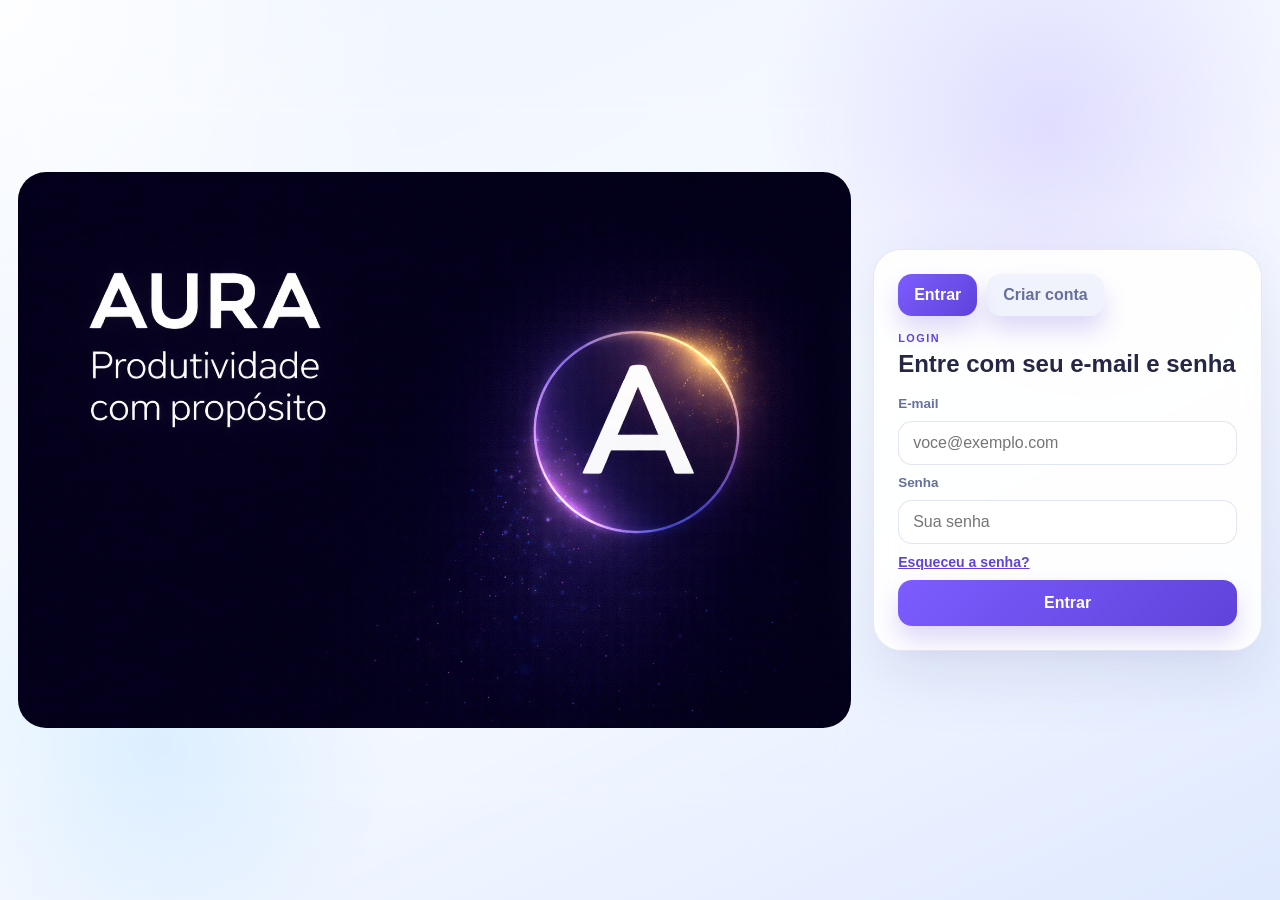
<file: fontend/index.html>
<!DOCTYPE html>
<html lang="pt-BR">
<head>
    <meta charset="UTF-8">
    <meta name="viewport" content="width=device-width, initial-scale=1.0">
    <title>AURA</title>
    <link rel="stylesheet" href="style.css">
</head>
<body>
    <section id="auth-screen" class="auth-shell">
        <div class="auth-panel auth-brand-panel">
            <img src="aura-hero.png" alt="AURA produtividade com propósito" class="auth-brand-image">
        </div>

        <div class="auth-panel auth-form-panel">
            <div class="auth-tabs">
                <button id="tab-login" class="auth-tab is-active" type="button">Entrar</button>
                <button id="tab-register" class="auth-tab" type="button">Criar conta</button>
            </div>

            <div id="auth-feedback" class="auth-feedback"></div>

            <form id="login-form" class="auth-form">
                <div class="auth-copy">
                    <p class="section-label">Login</p>
                    <h1>Entre com seu e-mail e senha</h1>
                </div>

                <label for="login-email">E-mail</label>
                <input id="login-email" type="email" placeholder="voce@exemplo.com" autocomplete="email">

                <label for="login-password">Senha</label>
                <input id="login-password" type="password" placeholder="Sua senha" autocomplete="current-password">
                <button type="button" class="forgot-password-button">Esqueceu a senha?</button>

                <button type="submit">Entrar</button>
            </form>

            <form id="register-form" class="auth-form is-hidden">
                <div class="auth-copy">
                    <p class="section-label">Cadastro</p>
                    <h1>Crie sua conta</h1>
                </div>

                <label for="register-name">Nome</label>
                <input id="register-name" type="text" placeholder="Seu nome">

                <label for="register-email">E-mail</label>
                <input id="register-email" type="email" placeholder="voce@exemplo.com" autocomplete="email">

                <label for="register-password">Senha</label>
                <input id="register-password" type="password" placeholder="Crie uma senha" autocomplete="new-password">

                <button type="submit">Criar conta</button>
            </form>
        </div>
    </section>

    <main id="app-screen" class="app-shell is-hidden">
        <header class="app-topbar">
            <div class="profile-area">
                <button id="profile-button" class="profile-button" type="button" aria-label="Abrir menu do perfil">
                    <span id="profile-initial">A</span>
                </button>
                <div id="profile-menu" class="profile-menu">
                    <p id="profile-name">Perfil AURA</p>
                    <p id="profile-email" class="profile-email"></p>
                    <button id="logout-button" type="button" class="logout-button">Logout</button>
                </div>
            </div>
        </header>

        <section class="intro-grid">
            <article class="brand-card">
                <img src="aura-logo-card.png" alt="Logo AURA" class="brand-card-logo">
                <div class="brand-card-copy">
                    <strong>AURA</strong>
                    <span>produtividade com propósito</span>
                </div>
            </article>

            <section class="composer-card">
                <div class="composer-header">
                    <div>
                        <p class="section-label">Nova tarefa</p>
                        <h2>Oriente a aura...</h2>
                    </div>
                    <p class="composer-copy">Adicione suas tarefas em uma area mais objetiva e acompanhe tudo no quadro logo abaixo.</p>
                </div>

                <div class="composer compact-composer">
                    <div class="field field-wide">
                        <label for="titulo">Tarefa</label>
                        <input id="titulo" placeholder="Ex.: Estudar matematica para a prova">
                    </div>

                    <div class="field field-wide">
                        <label for="descricao">Descricao</label>
                        <textarea id="descricao" placeholder="Contexto, objetivo ou observacoes importantes"></textarea>
                    </div>

                    <div class="field">
                        <label for="categoria">Categoria</label>
                        <select id="categoria">
                            <option value="">Automatica</option>
                            <option value="estudo">Estudo</option>
                            <option value="trabalho">Trabalho</option>
                            <option value="saude">Saude</option>
                            <option value="geral">Geral</option>
                        </select>
                    </div>

                    <div class="field">
                        <label for="prioridade">Prioridade</label>
                        <select id="prioridade">
                            <option value="baixa">Baixa</option>
                            <option value="media" selected>Media</option>
                            <option value="alta">Alta</option>
                        </select>
                    </div>

                    <div class="field">
                        <label for="prazo">Prazo</label>
                        <input id="prazo" type="date">
                    </div>

                    <div class="field actions">
                        <button onclick="criar()">Adicionar tarefa</button>
                    </div>
                </div>
            </section>
        </section>

        <section class="board-panel">
            <div class="board-header">
                <div>
                    <p class="section-label">Quadro</p>
                    <h2>Suas tarefas em destaque</h2>
                </div>
                <div class="board-summary">
                    <p class="board-copy" id="hero-note">Crie sua primeira tarefa para ver o ritmo da semana.</p>
                    <div class="priority-legend">
                        <span class="legend-item legend-red">Vermelho = urgencia alta</span>
                        <span class="legend-item legend-yellow">Amarelo = intermediaria</span>
                        <span class="legend-item legend-green">Verde = prioridade baixa</span>
                    </div>
                </div>
            </div>

            <div class="kanban-board">
                <section class="kanban-column column-fazer">
                    <div class="kanban-header">
                        <div>
                            <p class="section-label">Pendentes</p>
                            <h3>Tarefas pendentes</h3>
                        </div>
                        <span class="group-counter" id="contador-fazer">0</span>
                    </div>
                    <ul id="lista-fazer" class="task-list"></ul>
                </section>

                <section class="kanban-column column-fazendo">
                    <div class="kanban-header">
                        <div>
                            <p class="section-label">Em andamento</p>
                            <h3>Tarefas em andamento</h3>
                        </div>
                        <span class="group-counter" id="contador-fazendo">0</span>
                    </div>
                    <ul id="lista-fazendo" class="task-list"></ul>
                </section>

                <section class="kanban-column column-feito">
                    <div class="kanban-header">
                        <div>
                            <p class="section-label">Concluidas</p>
                            <h3>Tarefas concluídas</h3>
                        </div>
                        <span class="group-counter" id="contador-feito">0</span>
                    </div>
                    <ul id="lista-feito" class="task-list"></ul>
                </section>
            </div>
        </section>
    </main>

    <script src="script.js"></script>
</body>
</html>
</file>
<file: fontend/style.css>
:root {
    --bg: #eef4ff;
    --bg-accent: #dfe9ff;
    --violet: #7c5cff;
    --violet-strong: #5f43d9;
    --sky: #83c8ff;
    --surface: rgba(255, 255, 255, 0.9);
    --surface-strong: #ffffff;
    --text: #252744;
    --muted: #66709b;
    --line: rgba(91, 100, 163, 0.14);
    --danger: #ef5350;
    --danger-soft: rgba(239, 83, 80, 0.16);
    --warn: #f2c94c;
    --warn-soft: rgba(242, 201, 76, 0.18);
    --safe: #43c27c;
    --safe-soft: rgba(67, 194, 124, 0.16);
    --shadow: 0 24px 60px rgba(92, 103, 171, 0.16);
    --radius-xl: 40px;
    --radius-lg: 28px;
    --radius-md: 22px;
    --radius-sm: 16px;
}

* {
    box-sizing: border-box;
}

body {
    margin: 0;
    min-height: 100vh;
    font-family: "Trebuchet MS", "Segoe UI", sans-serif;
    color: var(--text);
    background:
        radial-gradient(circle at top left, rgba(255, 255, 255, 0.94), transparent 28%),
        radial-gradient(circle at 82% 14%, rgba(124, 92, 255, 0.18), transparent 22%),
        radial-gradient(circle at 12% 82%, rgba(131, 200, 255, 0.24), transparent 18%),
        linear-gradient(155deg, var(--bg) 0%, #f8fbff 52%, var(--bg-accent) 100%);
}

.is-hidden {
    display: none !important;
}

.auth-shell,
.app-shell {
    width: min(1320px, calc(100% - 36px));
    margin: 0 auto;
}

.auth-shell {
    min-height: 100vh;
    display: grid;
    grid-template-columns: minmax(0, 1.5fr) minmax(340px, 0.7fr);
    gap: 22px;
    align-items: center;
    padding: 24px 0;
}

.auth-panel,
.brand-card,
.composer-card,
.board-panel {
    background: var(--surface);
    border: 1px solid var(--line);
    border-radius: var(--radius-lg);
    box-shadow: var(--shadow);
    backdrop-filter: blur(14px);
}

.auth-brand-panel {
    padding: 0;
    min-height: 720px;
    display: flex;
    align-items: center;
    justify-content: center;
    overflow: hidden;
    border: none;
    background: transparent;
    box-shadow: none;
}

.auth-brand-image,
.brand-card-image {
    width: 100%;
    height: 100%;
    display: block;
    border-radius: inherit;
    object-fit: cover;
}

.auth-form-panel {
    padding: 24px;
}

.auth-tabs {
    display: flex;
    gap: 10px;
    margin-bottom: 16px;
}

.auth-tab {
    min-height: 42px;
    padding: 0 16px;
    border: none;
    border-radius: 14px;
    background: rgba(95, 112, 213, 0.08);
    color: var(--muted);
    font-weight: 800;
    cursor: pointer;
}

.auth-tab.is-active {
    background: linear-gradient(135deg, var(--violet) 0%, var(--violet-strong) 100%);
    color: white;
}

.auth-feedback {
    display: none;
    margin-bottom: 14px;
    padding: 12px 14px;
    border-radius: 14px;
    font-size: 0.9rem;
    font-weight: 700;
}

.auth-feedback.is-visible {
    display: block;
}

.auth-feedback.type-error {
    background: var(--danger-soft);
    color: var(--danger);
}

.auth-feedback.type-success {
    background: rgba(67, 194, 124, 0.16);
    color: var(--safe);
}

.auth-form {
    display: flex;
    flex-direction: column;
    gap: 10px;
}

.forgot-password-button {
    align-self: flex-start;
    min-height: auto;
    padding: 0;
    background: transparent;
    box-shadow: none;
    color: var(--violet-strong);
    font-size: 0.88rem;
    font-weight: 700;
    text-decoration: underline;
}

.forgot-password-button:hover {
    transform: none;
    filter: none;
}

.auth-copy {
    margin-bottom: 8px;
}

.auth-copy h1,
.composer-header h2,
.board-header h2,
.kanban-header h3 {
    margin: 0;
}

.section-label {
    margin: 0 0 6px;
    font-size: 0.68rem;
    font-weight: 800;
    letter-spacing: 0.14em;
    text-transform: uppercase;
    color: var(--violet-strong);
}

label {
    font-size: 0.84rem;
    color: var(--muted);
    font-weight: 700;
}

input,
select,
textarea,
button {
    font: inherit;
}

input,
select,
textarea {
    width: 100%;
    padding: 12px 14px;
    border: 1px solid rgba(97, 111, 181, 0.18);
    border-radius: 14px;
    background: rgba(255, 255, 255, 0.92);
    color: var(--text);
    outline: none;
    transition: border-color 0.2s ease, box-shadow 0.2s ease, transform 0.2s ease;
}

textarea {
    min-height: 64px;
    resize: vertical;
}

input:focus,
select:focus,
textarea:focus {
    border-color: rgba(124, 92, 255, 0.4);
    box-shadow: 0 0 0 4px rgba(124, 92, 255, 0.12);
}

button {
    min-height: 46px;
    border: none;
    border-radius: 14px;
    padding: 0 18px;
    background: linear-gradient(135deg, var(--violet) 0%, var(--violet-strong) 100%);
    color: white;
    font-weight: 800;
    cursor: pointer;
    transition: transform 0.2s ease, box-shadow 0.2s ease, filter 0.2s ease;
    box-shadow: 0 14px 24px rgba(95, 67, 217, 0.2);
}

button:hover {
    transform: translateY(-1px);
    filter: brightness(1.03);
}

.app-shell {
    padding: 24px 0 40px;
}

.app-topbar {
    display: flex;
    justify-content: flex-end;
    margin-bottom: 8px;
}

.profile-area {
    position: relative;
}

.profile-button {
    width: 52px;
    height: 52px;
    min-height: 52px;
    border-radius: 999px;
    border: 4px solid rgba(113, 94, 233, 0.24);
    background: linear-gradient(135deg, #ffffff 0%, #eef4ff 100%);
    color: var(--violet-strong);
    box-shadow: 0 14px 24px rgba(95, 67, 217, 0.16);
    padding: 0;
}

.profile-button span {
    font-size: 1.1rem;
    font-weight: 800;
}

.profile-menu {
    position: absolute;
    top: 62px;
    right: 0;
    min-width: 220px;
    padding: 14px;
    border-radius: 18px;
    background: rgba(255, 255, 255, 0.96);
    border: 1px solid var(--line);
    box-shadow: var(--shadow);
    display: none;
    z-index: 10;
}

.profile-menu.is-open {
    display: block;
}

.profile-menu p {
    margin: 0;
}

.profile-email {
    margin-top: 4px !important;
    margin-bottom: 12px !important;
    color: var(--muted);
    font-size: 0.88rem;
}

.logout-button {
    width: 100%;
    min-height: 42px;
    border: none;
    border-radius: 14px;
    background: linear-gradient(135deg, rgba(124, 92, 255, 0.14), rgba(131, 200, 255, 0.2));
    color: var(--violet-strong);
    font-weight: 700;
    cursor: pointer;
}

.intro-grid {
    display: grid;
    grid-template-columns: 190px minmax(0, 1fr);
    gap: 18px;
    align-items: stretch;
    margin-bottom: 18px;
}

.brand-card {
    padding: 8px 10px;
    display: flex;
    flex-direction: column;
    align-items: center;
    justify-content: center;
    gap: 8px;
}

.brand-card-logo {
    width: 100%;
    max-width: 82px;
    aspect-ratio: 1 / 1;
    display: block;
    border-radius: 50%;
    object-fit: cover;
    box-shadow: 0 18px 34px rgba(88, 98, 165, 0.18);
}

.brand-card-copy {
    display: flex;
    flex-direction: column;
    gap: 4px;
    align-items: center;
    text-align: center;
}

.brand-card-copy strong {
    font-size: clamp(1.55rem, 3vw, 2rem);
    letter-spacing: -0.06em;
    color: var(--violet-strong);
}

.brand-card-copy span {
    font-size: 0.8rem;
    color: var(--muted);
    line-height: 1.2;
    max-width: 15ch;
}

.composer-card {
    padding: 12px 14px 14px;
}

.composer-header {
    display: flex;
    justify-content: space-between;
    gap: 16px;
    align-items: flex-start;
    margin-bottom: 8px;
}

.composer-copy,
.board-copy {
    margin: 0;
    max-width: 380px;
    color: var(--muted);
    line-height: 1.5;
    font-size: 0.95rem;
}

.compact-composer {
    display: grid;
    grid-template-columns: repeat(4, minmax(0, 1fr));
    gap: 10px;
}

.field {
    display: flex;
    flex-direction: column;
    gap: 6px;
}

.field-wide {
    grid-column: span 2;
}

.field.actions {
    justify-content: flex-end;
}

.board-panel {
    padding: 16px;
    border-radius: var(--radius-xl);
}

.board-header {
    display: flex;
    justify-content: space-between;
    gap: 16px;
    align-items: flex-start;
    margin-bottom: 12px;
}

.board-summary {
    display: flex;
    flex-direction: column;
    gap: 10px;
    align-items: flex-end;
}

.priority-legend {
    display: flex;
    flex-wrap: wrap;
    gap: 8px;
    justify-content: flex-end;
}

.legend-item {
    display: inline-flex;
    align-items: center;
    gap: 8px;
    padding: 8px 12px;
    border-radius: 999px;
    font-size: 0.8rem;
    font-weight: 700;
    background: rgba(255, 255, 255, 0.8);
    border: 1px solid rgba(94, 112, 194, 0.1);
}

.legend-red {
    color: var(--danger);
    background: var(--danger-soft);
}

.legend-yellow {
    color: #bd8c00;
    background: var(--warn-soft);
}

.legend-green {
    color: var(--safe);
    background: var(--safe-soft);
}

.kanban-board {
    display: grid;
    grid-template-columns: repeat(3, minmax(0, 1fr));
    gap: 18px;
    align-items: start;
}

.kanban-column {
    min-width: 0;
    min-height: 470px;
    padding: 13px;
    border-radius: 30px;
    border: 1px solid var(--line);
    box-shadow: inset 0 1px 0 rgba(255, 255, 255, 0.4);
}

.column-fazer {
    background: linear-gradient(180deg, rgba(255, 255, 255, 0.92), rgba(241, 255, 246, 0.9));
}

.column-fazendo {
    background: linear-gradient(180deg, rgba(255, 255, 255, 0.92), rgba(247, 241, 255, 0.9));
}

.column-feito {
    background: linear-gradient(180deg, rgba(255, 255, 255, 0.92), rgba(240, 247, 255, 0.9));
}

.kanban-header {
    display: flex;
    justify-content: space-between;
    gap: 12px;
    align-items: center;
    padding: 12px 12px 16px;
}

.group-counter {
    min-width: 44px;
    height: 44px;
    display: inline-flex;
    align-items: center;
    justify-content: center;
    border-radius: 999px;
    background: rgba(124, 92, 255, 0.14);
    color: var(--violet-strong);
    font-weight: 800;
}

.task-list,
.micro-list {
    list-style: none;
    margin: 0;
    padding: 0;
}

.task-list {
    display: grid;
    gap: 14px;
}

.task-card {
    background: linear-gradient(180deg, rgba(255, 255, 255, 0.98), rgba(244, 248, 255, 0.95));
    border: 1px solid rgba(96, 111, 184, 0.12);
    border-radius: 24px;
    padding: 16px;
    box-shadow: 0 14px 28px rgba(88, 98, 165, 0.12);
}

.task-card.tone-vermelho {
    box-shadow: inset 0 0 0 3px rgba(239, 83, 80, 0.7);
}

.task-card.tone-amarelo {
    box-shadow: inset 0 0 0 3px rgba(242, 201, 76, 0.8);
}

.task-card.tone-verde {
    box-shadow: inset 0 0 0 3px rgba(67, 194, 124, 0.72);
}

.task-head {
    display: flex;
    justify-content: space-between;
    gap: 12px;
    align-items: flex-start;
    margin-bottom: 12px;
}

.task-head-actions,
.task-footer,
.micro-actions {
    display: flex;
    flex-wrap: wrap;
    gap: 8px;
    justify-content: flex-end;
}

.task-title-block strong {
    display: block;
    font-size: 1.05rem;
    margin-bottom: 6px;
}

.task-title-block p,
.task-description,
.history-note,
.micro-heading,
.progress-label,
.micro-tip {
    margin: 0;
    color: var(--muted);
    line-height: 1.45;
}

.task-meta {
    display: flex;
    gap: 8px;
    flex-wrap: wrap;
    margin-bottom: 12px;
}

.badge,
.micro-status,
.badge-summary {
    display: inline-flex;
    align-items: center;
    gap: 8px;
    padding: 8px 12px;
    border-radius: 999px;
    font-size: 0.8rem;
    font-weight: 700;
}

.badge {
    background: rgba(95, 112, 213, 0.08);
    color: var(--text);
}

.badge-summary {
    background: rgba(95, 112, 213, 0.06);
    color: var(--muted);
}

.badge-pill {
    text-transform: capitalize;
}

.tone-vermelho {
    background: var(--danger-soft);
    color: var(--danger);
}

.tone-amarelo {
    background: var(--warn-soft);
    color: #bd8c00;
}

.tone-verde {
    background: var(--safe-soft);
    color: var(--safe);
}

.progress-wrapper {
    margin-bottom: 12px;
}

.progress-label {
    margin-bottom: 8px;
    font-size: 0.88rem;
}

.progress-track {
    width: 100%;
    height: 11px;
    background: rgba(95, 112, 213, 0.1);
    border-radius: 999px;
    overflow: hidden;
}

.progress-summary {
    display: flex;
    flex-wrap: wrap;
    gap: 8px;
    margin-top: 10px;
}

.progress-fill {
    height: 100%;
    border-radius: 999px;
}

.progress-fill.tone-vermelho {
    background: linear-gradient(90deg, #ff928f 0%, var(--danger) 100%);
}

.progress-fill.tone-amarelo {
    background: linear-gradient(90deg, #ffe58f 0%, #f2c94c 100%);
}

.progress-fill.tone-verde {
    background: linear-gradient(90deg, #77ddb0 0%, var(--safe) 100%);
}

.history-note {
    margin-bottom: 12px;
    font-size: 0.88rem;
}

.micro-section {
    margin-top: 10px;
}

.micro-header {
    display: flex;
    justify-content: space-between;
    gap: 12px;
    align-items: center;
    margin-bottom: 10px;
}

.micro-heading {
    font-weight: 800;
    color: var(--text);
}

.micro-list {
    display: grid;
    gap: 10px;
}

.micro-list li {
    display: flex;
    justify-content: space-between;
    gap: 12px;
    align-items: flex-start;
    padding: 12px;
    border-radius: 18px;
    background: rgba(255, 255, 255, 0.9);
    border: 1px solid rgba(94, 112, 194, 0.1);
}

.micro-copy {
    display: flex;
    flex-direction: column;
    gap: 4px;
}

.micro-copy strong {
    font-size: 0.94rem;
}

.micro-copy span {
    color: var(--muted);
    font-size: 0.86rem;
}

.micro-status.status-sugerida {
    background: var(--warn-soft);
    color: #bd8c00;
}

.micro-status.status-aceita {
    background: rgba(131, 200, 255, 0.2);
    color: #2f7ed6;
}

.micro-status.status-concluida {
    background: var(--safe-soft);
    color: var(--safe);
}

.ghost-button {
    min-height: 38px;
    padding: 0 13px;
    font-size: 0.88rem;
    background: rgba(95, 112, 213, 0.08);
    color: var(--text);
    box-shadow: none;
}

.action-accept {
    background: rgba(67, 194, 124, 0.16);
    color: #1c8c53;
}

.action-reject,
.action-delete {
    background: rgba(239, 83, 80, 0.14);
    color: #c74845;
}

.action-complete {
    background: rgba(131, 200, 255, 0.22);
    color: #287ec7;
}

.action-finish-task {
    background: linear-gradient(135deg, rgba(124, 92, 255, 0.14), rgba(131, 200, 255, 0.2));
    color: var(--violet-strong);
}

.empty-state {
    display: flex;
    flex-direction: column;
    gap: 8px;
    padding: 22px;
    border-radius: 22px;
    border: 2px dashed rgba(109, 127, 207, 0.18);
    background: rgba(255, 255, 255, 0.66);
    color: var(--muted);
}

.empty-state strong {
    color: var(--text);
}

@media (max-width: 1120px) {
    .auth-shell,
    .intro-grid,
    .kanban-board {
        grid-template-columns: 1fr;
    }

    .auth-brand-panel {
        min-height: 420px;
    }

    .compact-composer {
        grid-template-columns: repeat(3, minmax(0, 1fr));
    }

    .field-wide {
        grid-column: 1 / -1;
    }

    .kanban-column {
        min-height: auto;
    }
}

@media (max-width: 760px) {
    .auth-shell,
    .app-shell {
        width: min(100% - 18px, 1320px);
    }

    .auth-shell {
        padding: 18px 0;
    }

    .app-shell {
        padding: 18px 0 28px;
    }

    .composer-header,
    .board-header,
    .task-head,
    .micro-header,
    .micro-list li {
        flex-direction: column;
        align-items: stretch;
    }

    .compact-composer {
        grid-template-columns: 1fr;
    }

    .board-summary,
    .priority-legend {
        align-items: stretch;
        justify-content: flex-start;
    }

    button,
    .ghost-button,
    .logout-button,
    .auth-tab {
        width: 100%;
    }

    .auth-tabs {
        flex-direction: column;
    }
}
</file>
<file: frontend/style.css>
:root {
    --bg: #eef4ff;
    --bg-accent: #dfe9ff;
    --violet: #7c5cff;
    --violet-strong: #5f43d9;
    --sky: #83c8ff;
    --surface: rgba(255, 255, 255, 0.9);
    --surface-strong: #ffffff;
    --text: #252744;
    --muted: #66709b;
    --line: rgba(91, 100, 163, 0.14);
    --danger: #ef5350;
    --danger-soft: rgba(239, 83, 80, 0.16);
    --warn: #f2c94c;
    --warn-soft: rgba(242, 201, 76, 0.18);
    --safe: #43c27c;
    --safe-soft: rgba(67, 194, 124, 0.16);
    --shadow: 0 24px 60px rgba(92, 103, 171, 0.16);
    --radius-xl: 40px;
    --radius-lg: 28px;
    --radius-md: 22px;
    --radius-sm: 16px;
}

* {
    box-sizing: border-box;
}

body {
    margin: 0;
    min-height: 100vh;
    font-family: "Trebuchet MS", "Segoe UI", sans-serif;
    color: var(--text);
    background:
        radial-gradient(circle at top left, rgba(255, 255, 255, 0.94), transparent 28%),
        radial-gradient(circle at 82% 14%, rgba(124, 92, 255, 0.18), transparent 22%),
        radial-gradient(circle at 12% 82%, rgba(131, 200, 255, 0.24), transparent 18%),
        linear-gradient(155deg, var(--bg) 0%, #f8fbff 52%, var(--bg-accent) 100%);
}

.is-hidden {
    display: none !important;
}

.auth-shell,
.app-shell {
    width: min(1320px, calc(100% - 36px));
    margin: 0 auto;
}

.auth-shell {
    min-height: 100vh;
    display: grid;
    grid-template-columns: minmax(0, 1.5fr) minmax(340px, 0.7fr);
    gap: 22px;
    align-items: center;
    padding: 24px 0;
}

.auth-panel,
.brand-card,
.composer-card,
.board-panel {
    background: var(--surface);
    border: 1px solid var(--line);
    border-radius: var(--radius-lg);
    box-shadow: var(--shadow);
    backdrop-filter: blur(14px);
}

.auth-brand-panel {
    padding: 0;
    min-height: 720px;
    display: flex;
    align-items: center;
    justify-content: center;
    overflow: hidden;
    border: none;
    background: transparent;
    box-shadow: none;
}

.auth-brand-image,
.brand-card-image {
    width: 100%;
    height: 100%;
    display: block;
    border-radius: inherit;
    object-fit: cover;
}

.auth-form-panel {
    padding: 24px;
}

.auth-tabs {
    display: flex;
    gap: 10px;
    margin-bottom: 16px;
}

.auth-tab {
    min-height: 42px;
    padding: 0 16px;
    border: none;
    border-radius: 14px;
    background: rgba(95, 112, 213, 0.08);
    color: var(--muted);
    font-weight: 800;
    cursor: pointer;
}

.auth-tab.is-active {
    background: linear-gradient(135deg, var(--violet) 0%, var(--violet-strong) 100%);
    color: white;
}

.auth-feedback {
    display: none;
    margin-bottom: 14px;
    padding: 12px 14px;
    border-radius: 14px;
    font-size: 0.9rem;
    font-weight: 700;
}

.auth-feedback.is-visible {
    display: block;
}

.auth-feedback.type-error {
    background: var(--danger-soft);
    color: var(--danger);
}

.auth-feedback.type-success {
    background: rgba(67, 194, 124, 0.16);
    color: var(--safe);
}

.auth-form {
    display: flex;
    flex-direction: column;
    gap: 10px;
}

.forgot-password-button {
    align-self: flex-start;
    min-height: auto;
    padding: 0;
    background: transparent;
    box-shadow: none;
    color: var(--violet-strong);
    font-size: 0.88rem;
    font-weight: 700;
    text-decoration: underline;
}

.forgot-password-button:hover {
    transform: none;
    filter: none;
}

.auth-copy {
    margin-bottom: 8px;
}

.auth-copy h1,
.composer-header h2,
.board-header h2,
.kanban-header h3 {
    margin: 0;
}

.section-label {
    margin: 0 0 6px;
    font-size: 0.68rem;
    font-weight: 800;
    letter-spacing: 0.14em;
    text-transform: uppercase;
    color: var(--violet-strong);
}

label {
    font-size: 0.84rem;
    color: var(--muted);
    font-weight: 700;
}

input,
select,
textarea,
button {
    font: inherit;
}

input,
select,
textarea {
    width: 100%;
    padding: 12px 14px;
    border: 1px solid rgba(97, 111, 181, 0.18);
    border-radius: 14px;
    background: rgba(255, 255, 255, 0.92);
    color: var(--text);
    outline: none;
    transition: border-color 0.2s ease, box-shadow 0.2s ease, transform 0.2s ease;
}

textarea {
    min-height: 64px;
    resize: vertical;
}

input:focus,
select:focus,
textarea:focus {
    border-color: rgba(124, 92, 255, 0.4);
    box-shadow: 0 0 0 4px rgba(124, 92, 255, 0.12);
}

button {
    min-height: 46px;
    border: none;
    border-radius: 14px;
    padding: 0 18px;
    background: linear-gradient(135deg, var(--violet) 0%, var(--violet-strong) 100%);
    color: white;
    font-weight: 800;
    cursor: pointer;
    transition: transform 0.2s ease, box-shadow 0.2s ease, filter 0.2s ease;
    box-shadow: 0 14px 24px rgba(95, 67, 217, 0.2);
}

button:hover {
    transform: translateY(-1px);
    filter: brightness(1.03);
}

.app-shell {
    padding: 24px 0 40px;
}

.app-topbar {
    display: flex;
    justify-content: flex-end;
    margin-bottom: 8px;
}

.profile-area {
    position: relative;
}

.profile-button {
    width: 52px;
    height: 52px;
    min-height: 52px;
    border-radius: 999px;
    border: 4px solid rgba(113, 94, 233, 0.24);
    background: linear-gradient(135deg, #ffffff 0%, #eef4ff 100%);
    color: var(--violet-strong);
    box-shadow: 0 14px 24px rgba(95, 67, 217, 0.16);
    padding: 0;
}

.profile-button span {
    font-size: 1.1rem;
    font-weight: 800;
}

.profile-menu {
    position: absolute;
    top: 62px;
    right: 0;
    min-width: 220px;
    padding: 14px;
    border-radius: 18px;
    background: rgba(255, 255, 255, 0.96);
    border: 1px solid var(--line);
    box-shadow: var(--shadow);
    display: none;
    z-index: 10;
}

.profile-menu.is-open {
    display: block;
}

.profile-menu p {
    margin: 0;
}

.profile-email {
    margin-top: 4px !important;
    margin-bottom: 12px !important;
    color: var(--muted);
    font-size: 0.88rem;
}

.logout-button {
    width: 100%;
    min-height: 42px;
    border: none;
    border-radius: 14px;
    background: linear-gradient(135deg, rgba(124, 92, 255, 0.14), rgba(131, 200, 255, 0.2));
    color: var(--violet-strong);
    font-weight: 700;
    cursor: pointer;
}

.intro-grid {
    display: grid;
    grid-template-columns: 190px minmax(0, 1fr);
    gap: 18px;
    align-items: stretch;
    margin-bottom: 18px;
}

.brand-card {
    padding: 8px 10px;
    display: flex;
    flex-direction: column;
    align-items: center;
    justify-content: center;
    gap: 8px;
}

.brand-card-logo {
    width: 100%;
    max-width: 82px;
    aspect-ratio: 1 / 1;
    display: block;
    border-radius: 50%;
    object-fit: cover;
    box-shadow: 0 18px 34px rgba(88, 98, 165, 0.18);
}

.brand-card-copy {
    display: flex;
    flex-direction: column;
    gap: 4px;
    align-items: center;
    text-align: center;
}

.brand-card-copy strong {
    font-size: clamp(1.55rem, 3vw, 2rem);
    letter-spacing: -0.06em;
    color: var(--violet-strong);
}

.brand-card-copy span {
    font-size: 0.8rem;
    color: var(--muted);
    line-height: 1.2;
    max-width: 15ch;
}

.composer-card {
    padding: 12px 14px 14px;
}

.composer-header {
    display: flex;
    justify-content: space-between;
    gap: 16px;
    align-items: flex-start;
    margin-bottom: 8px;
}

.composer-copy,
.board-copy {
    margin: 0;
    max-width: 380px;
    color: var(--muted);
    line-height: 1.5;
    font-size: 0.95rem;
}

.compact-composer {
    display: grid;
    grid-template-columns: repeat(4, minmax(0, 1fr));
    gap: 10px;
}

.field {
    display: flex;
    flex-direction: column;
    gap: 6px;
}

.field-wide {
    grid-column: span 2;
}

.field.actions {
    justify-content: flex-end;
}

.ai-assist-panel {
    margin-top: 12px;
    padding: 12px;
    border-radius: 16px;
    background: rgba(124, 92, 255, 0.1);
    border: 1px solid rgba(95, 67, 217, 0.2);
}

.ai-assist-title {
    margin: 0 0 6px;
    font-size: 0.86rem;
    letter-spacing: 0.04em;
    text-transform: uppercase;
    color: var(--violet-strong);
    font-weight: 800;
}

.ai-assist-text {
    margin: 0;
    color: var(--text);
    font-size: 0.9rem;
    line-height: 1.4;
}

.ai-assist-microtasks {
    margin: 8px 0 0;
    padding-left: 18px;
    color: var(--muted);
    display: grid;
    gap: 4px;
}

.ai-badge {
    font-weight: 800;
    font-size: 0.78rem;
}

.board-panel {
    padding: 16px;
    border-radius: var(--radius-xl);
}

.board-header {
    display: flex;
    justify-content: space-between;
    gap: 16px;
    align-items: flex-start;
    margin-bottom: 12px;
}

.board-summary {
    display: flex;
    flex-direction: column;
    gap: 10px;
    align-items: flex-end;
}

.priority-legend {
    display: flex;
    flex-wrap: wrap;
    gap: 8px;
    justify-content: flex-end;
}

.legend-item {
    display: inline-flex;
    align-items: center;
    gap: 8px;
    padding: 8px 12px;
    border-radius: 999px;
    font-size: 0.8rem;
    font-weight: 700;
    background: rgba(255, 255, 255, 0.8);
    border: 1px solid rgba(94, 112, 194, 0.1);
}

.legend-red {
    color: var(--danger);
    background: var(--danger-soft);
}

.legend-yellow {
    color: #bd8c00;
    background: var(--warn-soft);
}

.legend-green {
    color: var(--safe);
    background: var(--safe-soft);
}

.kanban-board {
    display: grid;
    grid-template-columns: repeat(3, minmax(0, 1fr));
    gap: 18px;
    align-items: start;
}

.kanban-column {
    min-width: 0;
    min-height: 470px;
    padding: 13px;
    border-radius: 30px;
    border: 1px solid var(--line);
    box-shadow: inset 0 1px 0 rgba(255, 255, 255, 0.4);
}

.column-fazer {
    background: linear-gradient(180deg, rgba(255, 255, 255, 0.92), rgba(241, 255, 246, 0.9));
}

.column-fazendo {
    background: linear-gradient(180deg, rgba(255, 255, 255, 0.92), rgba(247, 241, 255, 0.9));
}

.column-feito {
    background: linear-gradient(180deg, rgba(255, 255, 255, 0.92), rgba(240, 247, 255, 0.9));
}

.kanban-header {
    display: flex;
    justify-content: space-between;
    gap: 12px;
    align-items: center;
    padding: 12px 12px 16px;
}

.group-counter {
    min-width: 44px;
    height: 44px;
    display: inline-flex;
    align-items: center;
    justify-content: center;
    border-radius: 999px;
    background: rgba(124, 92, 255, 0.14);
    color: var(--violet-strong);
    font-weight: 800;
}

.task-list,
.micro-list {
    list-style: none;
    margin: 0;
    padding: 0;
}

.task-list {
    display: grid;
    gap: 14px;
}

.task-card {
    background: linear-gradient(180deg, rgba(255, 255, 255, 0.98), rgba(244, 248, 255, 0.95));
    border: 1px solid rgba(96, 111, 184, 0.12);
    border-radius: 24px;
    padding: 16px;
    box-shadow: 0 14px 28px rgba(88, 98, 165, 0.12);
}

.task-card.tone-vermelho {
    box-shadow: inset 0 0 0 3px rgba(239, 83, 80, 0.7);
}

.task-card.tone-amarelo {
    box-shadow: inset 0 0 0 3px rgba(242, 201, 76, 0.8);
}

.task-card.tone-verde {
    box-shadow: inset 0 0 0 3px rgba(67, 194, 124, 0.72);
}

.task-head {
    display: flex;
    justify-content: space-between;
    gap: 12px;
    align-items: flex-start;
    margin-bottom: 12px;
}

.task-head-actions,
.task-footer,
.micro-actions {
    display: flex;
    flex-wrap: wrap;
    gap: 8px;
    justify-content: flex-end;
}

.task-title-block strong {
    display: block;
    font-size: 1.05rem;
    margin-bottom: 6px;
}

.task-title-block p,
.task-description,
.history-note,
.micro-heading,
.progress-label,
.micro-tip {
    margin: 0;
    color: var(--muted);
    line-height: 1.45;
}

.task-meta {
    display: flex;
    gap: 8px;
    flex-wrap: wrap;
    margin-bottom: 12px;
}

.badge,
.micro-status,
.badge-summary {
    display: inline-flex;
    align-items: center;
    gap: 8px;
    padding: 8px 12px;
    border-radius: 999px;
    font-size: 0.8rem;
    font-weight: 700;
}

.badge {
    background: rgba(95, 112, 213, 0.08);
    color: var(--text);
}

.badge-summary {
    background: rgba(95, 112, 213, 0.06);
    color: var(--muted);
}

.badge-pill {
    text-transform: capitalize;
}

.tone-vermelho {
    background: var(--danger-soft);
    color: var(--danger);
}

.tone-amarelo {
    background: var(--warn-soft);
    color: #bd8c00;
}

.tone-verde {
    background: var(--safe-soft);
    color: var(--safe);
}

.progress-wrapper {
    margin-bottom: 12px;
}

.progress-label {
    margin-bottom: 8px;
    font-size: 0.88rem;
}

.progress-track {
    width: 100%;
    height: 11px;
    background: rgba(95, 112, 213, 0.1);
    border-radius: 999px;
    overflow: hidden;
}

.progress-summary {
    display: flex;
    flex-wrap: wrap;
    gap: 8px;
    margin-top: 10px;
}

.progress-fill {
    height: 100%;
    border-radius: 999px;
}

.progress-fill.tone-vermelho {
    background: linear-gradient(90deg, #ff928f 0%, var(--danger) 100%);
}

.progress-fill.tone-amarelo {
    background: linear-gradient(90deg, #ffe58f 0%, #f2c94c 100%);
}

.progress-fill.tone-verde {
    background: linear-gradient(90deg, #77ddb0 0%, var(--safe) 100%);
}

.history-note {
    margin-bottom: 12px;
    font-size: 0.88rem;
}

.task-deadline-editor {
    display: flex;
    flex-direction: column;
    gap: 6px;
    margin-bottom: 12px;
}

.task-deadline-fields {
    display: flex;
    flex-wrap: wrap;
    gap: 8px;
    align-items: center;
}

.task-deadline-fields input {
    flex: 1 1 170px;
}

.action-update-deadline {
    background: rgba(67, 194, 124, 0.16);
    color: #1c8c53;
}

.micro-section {
    margin-top: 10px;
}

.micro-header {
    display: flex;
    justify-content: space-between;
    gap: 12px;
    align-items: center;
    margin-bottom: 10px;
}

.micro-heading {
    font-weight: 800;
    color: var(--text);
}

.micro-list {
    display: grid;
    gap: 10px;
}

.micro-list li {
    display: flex;
    justify-content: space-between;
    gap: 12px;
    align-items: flex-start;
    padding: 12px;
    border-radius: 18px;
    background: rgba(255, 255, 255, 0.9);
    border: 1px solid rgba(94, 112, 194, 0.1);
}

.micro-copy {
    display: flex;
    flex-direction: column;
    gap: 4px;
}

.micro-copy strong {
    font-size: 0.94rem;
}

.micro-copy span {
    color: var(--muted);
    font-size: 0.86rem;
}

.micro-status.status-sugerida {
    background: var(--warn-soft);
    color: #bd8c00;
}

.micro-status.status-aceita {
    background: rgba(131, 200, 255, 0.2);
    color: #2f7ed6;
}

.micro-status.status-concluida {
    background: var(--safe-soft);
    color: var(--safe);
}

.ghost-button {
    min-height: 38px;
    padding: 0 13px;
    font-size: 0.88rem;
    background: rgba(95, 112, 213, 0.08);
    color: var(--text);
    box-shadow: none;
}

.action-accept {
    background: rgba(67, 194, 124, 0.16);
    color: #1c8c53;
}

.action-reject,
.action-delete {
    background: rgba(239, 83, 80, 0.14);
    color: #c74845;
}

.action-complete {
    background: rgba(131, 200, 255, 0.22);
    color: #287ec7;
}

.action-finish-task {
    background: linear-gradient(135deg, rgba(124, 92, 255, 0.14), rgba(131, 200, 255, 0.2));
    color: var(--violet-strong);
}

.empty-state {
    display: flex;
    flex-direction: column;
    gap: 8px;
    padding: 22px;
    border-radius: 22px;
    border: 2px dashed rgba(109, 127, 207, 0.18);
    background: rgba(255, 255, 255, 0.66);
    color: var(--muted);
}

.empty-state strong {
    color: var(--text);
}

@media (max-width: 1120px) {
    .auth-shell,
    .intro-grid,
    .kanban-board {
        grid-template-columns: 1fr;
    }

    .auth-brand-panel {
        min-height: 420px;
    }

    .compact-composer {
        grid-template-columns: repeat(3, minmax(0, 1fr));
    }

    .field-wide {
        grid-column: 1 / -1;
    }

    .kanban-column {
        min-height: auto;
    }
}

@media (max-width: 760px) {
    .auth-shell,
    .app-shell {
        width: min(100% - 18px, 1320px);
    }

    .auth-shell {
        padding: 18px 0;
    }

    .app-shell {
        padding: 18px 0 28px;
    }

    .composer-header,
    .board-header,
    .task-head,
    .micro-header,
    .micro-list li {
        flex-direction: column;
        align-items: stretch;
    }

    .compact-composer {
        grid-template-columns: 1fr;
    }

    .board-summary,
    .priority-legend {
        align-items: stretch;
        justify-content: flex-start;
    }

    button,
    .ghost-button,
    .logout-button,
    .auth-tab {
        width: 100%;
    }

    .auth-tabs {
        flex-direction: column;
    }
}
</file>
